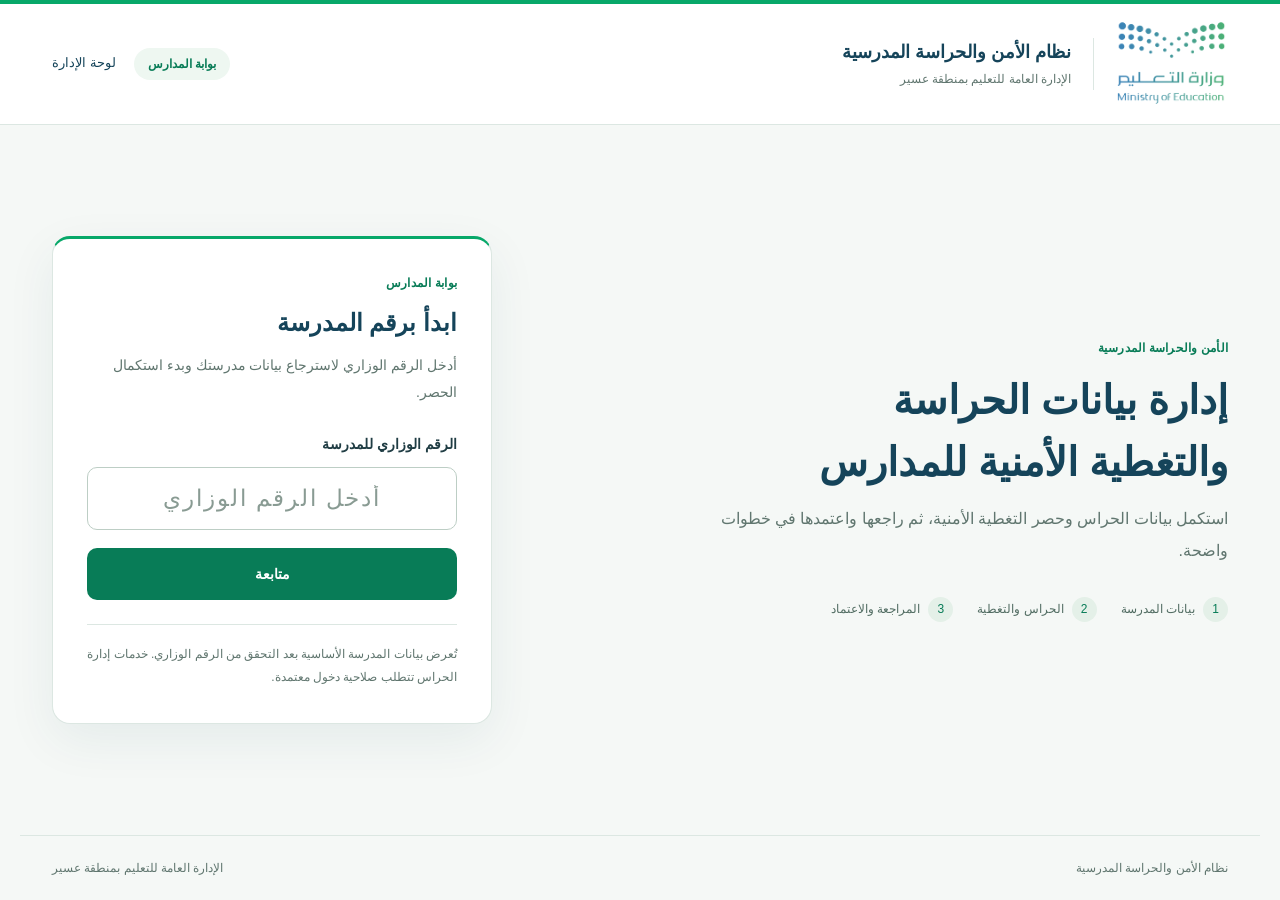
<file: index.html>
<!DOCTYPE html>
<html lang="ar" dir="rtl">
<head>
  <meta charset="UTF-8">
  <meta name="viewport" content="width=device-width, initial-scale=1.0">
  <title>نظام الأمن والحراسة المدرسية</title>

  <link rel="stylesheet" href="ui.css">
<script src="ui.js" defer></script>
</head>

<body class="index-page">
  <a class="skip-link" href="#mainContent">انتقل إلى المحتوى</a><header class="site-header"><div class="header-inner"><a class="brand" href="index.html"><span class="brand-mark"><img src="assets/moe-logo.png" alt="وزارة التعليم" width="250" height="250"></span><span class="brand-copy"><strong>نظام الأمن والحراسة المدرسية</strong><span>الإدارة العامة للتعليم بمنطقة عسير</span></span></a><nav class="header-tools" aria-label="التنقل الرئيسي"><span class="workspace-chip">بوابة المدارس</span><a class="nav-link" href="admin.html">لوحة الإدارة</a></nav></div></header>

  <main id="mainContent" class="login-layout">
    <aside class="login-intro"><span class="eyebrow">الأمن والحراسة المدرسية</span><h1>إدارة بيانات الحراسة<br>والتغطية الأمنية للمدارس</h1><p>استكمل بيانات الحراس وحصر التغطية الأمنية، ثم راجعها واعتمدها في خطوات واضحة.</p><ol class="mini-flow"><li>بيانات المدرسة</li><li>الحراس والتغطية</li><li>المراجعة والاعتماد</li></ol></aside>
    <section class="card login-card">
      <span class="eyebrow">بوابة المدارس</span><h2>ابدأ برقم المدرسة</h2>

      <p class="description">
        أدخل الرقم الوزاري لاسترجاع بيانات مدرستك وبدء استكمال الحصر.
      </p>

      <form id="schoolForm">
        <label for="schoolNumber">الرقم الوزاري للمدرسة</label>

        <input
          id="schoolNumber"
          type="text"
          inputmode="numeric"
          pattern="[0-9]+"
          placeholder="أدخل الرقم الوزاري"
          autocomplete="off"
          required
        >

        <button id="submitButton" type="submit">
          متابعة
        </button>
      </form>

      <div
        id="message"
        class="message"
        role="status"
        aria-live="polite"
        hidden
      ></div>

      <p class="note">
        تُعرض بيانات المدرسة الأساسية بعد التحقق من الرقم الوزاري.
        خدمات إدارة الحراس تتطلب صلاحية دخول معتمدة.
      </p>
    </section>
  </main><footer class="site-footer"><span>نظام الأمن والحراسة المدرسية</span><span>الإدارة العامة للتعليم بمنطقة عسير</span></footer>

  <script>
    const API_URL =
      'https://script.google.com/macros/s/AKfycbzL7ecfewM8Lqr1rSMabU3zS5KFXSXqFgH5WSXMWKvHdxJ4TmsavyvvSaJONV8RXBm0/exec';

    const form = document.getElementById('schoolForm');
    const input = document.getElementById('schoolNumber');
    const button = document.getElementById('submitButton');
    const message = document.getElementById('message');

    function showMessage(text, isError = false) {
      message.textContent = text;
      message.classList.toggle('error', isError);
      message.hidden = false;
    }

    form.addEventListener('submit', async function (event) {
      event.preventDefault();

      if (button.disabled) return;

      const schoolNumber = input.value.trim();

      if (!/^[0-9]+$/.test(schoolNumber)) {
        showMessage('يرجى إدخال رقم وزاري صحيح.', true);
        return;
      }

      button.disabled = true;
      input.readOnly = true;
      button.textContent = 'جارٍ التحقق...';
      showMessage('جارٍ التحقق من بيانات المدرسة، يرجى الانتظار...');

      try {
        const url = new URL(API_URL);
        url.searchParams.set('action', 'schoolLookup');
        url.searchParams.set('schoolNumber', schoolNumber);

        const response = await fetch(url.toString());

        if (!response.ok) {
          throw new Error('HTTP ' + response.status);
        }

        const data = await response.json();

        if (!data.success || !data.school) {
          showMessage(
            data.message || 'الرقم الوزاري غير مسجل في قاعدة البيانات.',
            true
          );
          return;
        }

        const destination = new URL(
          'school.html',
          window.location.href
        );

        destination.searchParams.set('schoolNumber', schoolNumber);

        window.location.href = destination.toString();

      } catch (error) {
        console.error('School lookup error:', error);

        showMessage(
          'تعذر الاتصال بقاعدة بيانات المدارس. يرجى المحاولة لاحقًا.',
          true
        );

      } finally {
        button.disabled = false;
        input.readOnly = false;
        button.textContent = 'متابعة';
      }
    });
  </script>
</body>
</html>
</file>
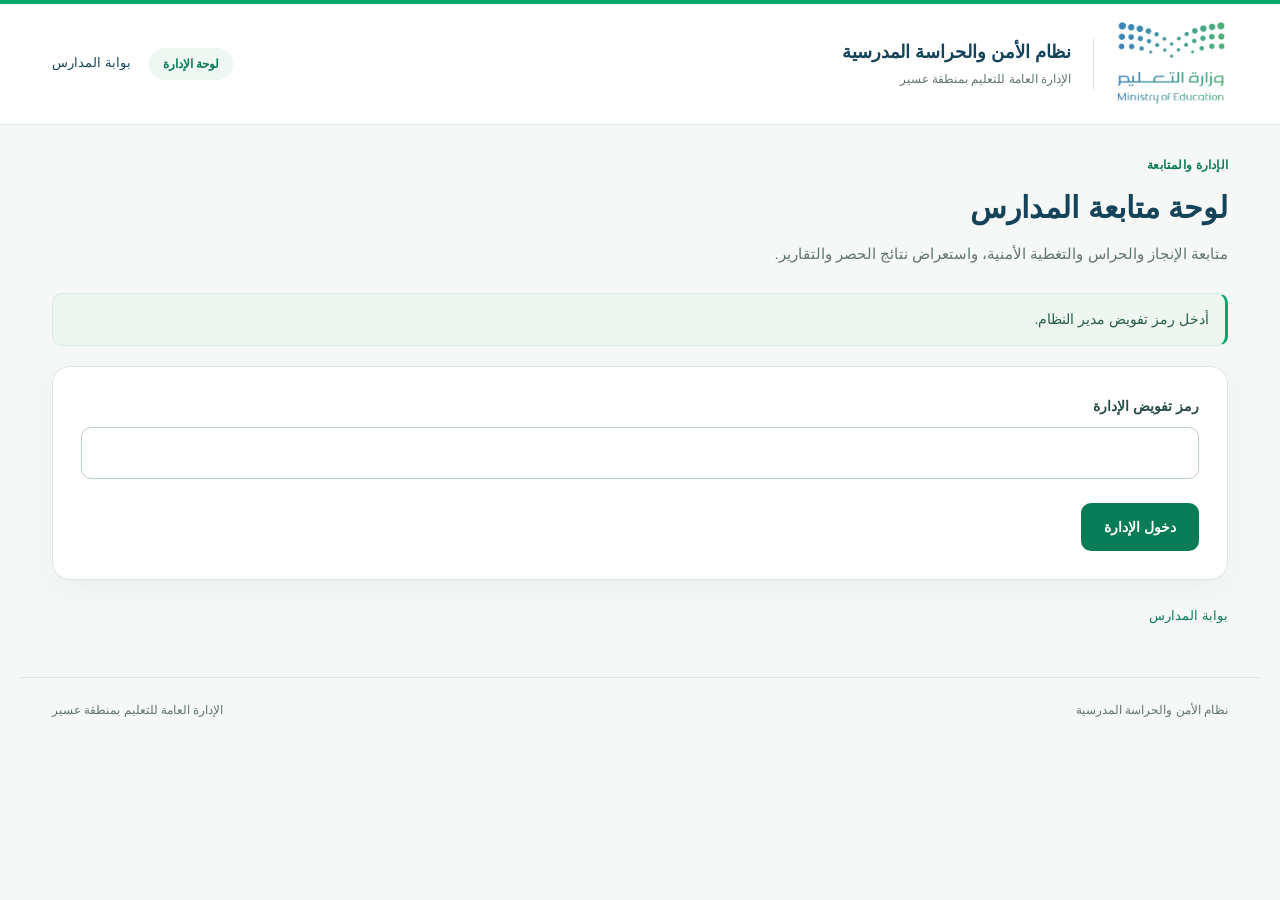
<file: admin.html>
<!DOCTYPE html><html lang="ar" dir="rtl"><head><meta charset="utf-8"><meta name="viewport" content="width=device-width,initial-scale=1"><title>لوحة الإدارة | الأمن والحراسة المدرسية</title><link rel="stylesheet" href="ui.css">
<script src="ui.js" defer></script></head><body class="admin-page"><a class="skip-link" href="#mainContent">انتقل إلى المحتوى</a><header class="site-header"><div class="header-inner"><a class="brand" href="index.html"><span class="brand-mark"><img src="assets/moe-logo.png" alt="وزارة التعليم" width="250" height="250"></span><span class="brand-copy"><strong>نظام الأمن والحراسة المدرسية</strong><span>الإدارة العامة للتعليم بمنطقة عسير</span></span></a><nav class="header-tools" aria-label="التنقل الرئيسي"><span class="workspace-chip">لوحة الإدارة</span><a class="nav-link" href="index.html">بوابة المدارس</a></nav></div></header><main id="mainContent"><div class="page-intro"><span class="eyebrow">الإدارة والمتابعة</span><h1>لوحة متابعة المدارس</h1><p class="notice">متابعة الإنجاز والحراس والتغطية الأمنية، واستعراض نتائج الحصر والتقارير.</p></div><div class="message" id="message" role="status">أدخل رمز تفويض مدير النظام.</div><section class="card" id="adminLogin"><form id="login"><div class="entry"><label for="token">رمز تفويض الإدارة</label><input type="password" id="token" minlength="32" maxlength="128" autocomplete="off" required></div><div class="actions"><button>دخول الإدارة</button></div></form></section><section id="dashboard" hidden><section class="card filters"><h2>التصفية</h2><div class="grid"><div class="entry"><label for="governorate">المحافظة</label><select id="governorate"></select></div><div class="entry"><label for="city">المدينة</label><select id="city"></select></div><div class="entry"><label for="school">المدرسة</label><input id="school" placeholder="الاسم أو الرقم الوزاري"></div><div class="entry"><label for="supervisor">المشرف</label><select id="supervisor"></select></div></div><div class="actions"><button id="refresh">تحديث</button><button id="csv">تصدير CSV</button><button id="print">طباعة التقرير</button><button id="logout" class="secondary">إنهاء الجلسة</button></div></section><section class="card"><h2>الإحصائيات ونسب الإنجاز</h2><div id="stats" class="grid"></div></section><section class="card"><h2>متابعة المشرفين</h2><div class="scroll"><table><thead><tr><th>المشرف</th><th>المدارس</th><th>المكتملة</th><th>الإنجاز</th></tr></thead><tbody id="supervisors"></tbody></table></div></section><section class="card"><h2>تقرير المدارس</h2><div class="scroll"><table><thead><tr><th>المدرسة</th><th>المحافظة</th><th>المدينة</th><th>الحالة</th><th>الوزارة</th><th>الشركة</th><th>البوابات الإجمالية</th><th>البوابات المستخدمة</th><th>نوع التغطية</th><th>مدى التغطية</th><th>الأفراد الحاليون</th><th>الأفراد اللازمون</th><th>وجود فائض</th><th>العجز</th><th>إعادة الفتح</th></tr></thead><tbody id="schools"></tbody></table></div></section></section><section class="card" id="censusReportCard" hidden><h2>نتائج حصر البوابات والتغطية الأمنية</h2><div class="scroll"><table><thead><tr id="censusReportHeaders"></tr></thead><tbody id="censusResults"></tbody></table></div></section><a class="back-link" href="index.html">بوابة المدارس</a></main><footer class="site-footer"><span>نظام الأمن والحراسة المدرسية</span><span>الإدارة العامة للتعليم بمنطقة عسير</span></footer><script src="census.js"></script><script src="admin.js"></script></body></html>
</file>
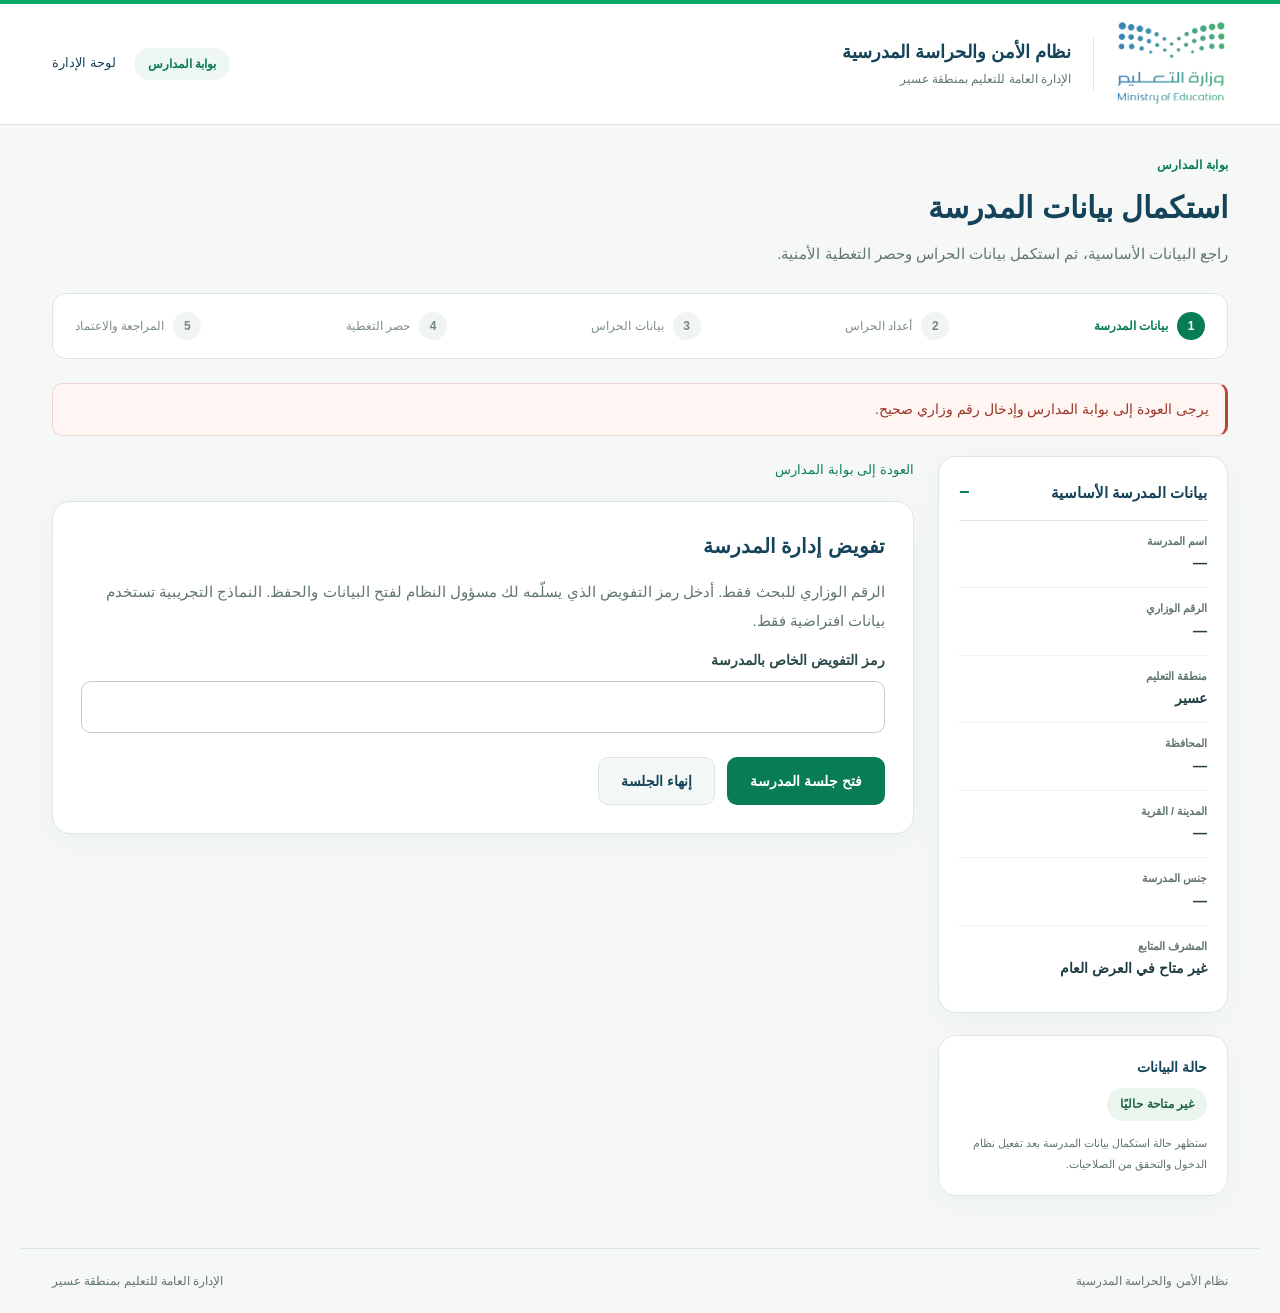
<file: school.html>
<!DOCTYPE html>
<html lang="ar" dir="rtl">
<head>
  <meta charset="UTF-8">
  <meta name="viewport" content="width=device-width, initial-scale=1.0">
  <title>بيانات المدرسة | نظام الأمن والحراسة المدرسية</title>
  <link rel="stylesheet" href="ui.css">
<script src="ui.js" defer></script>
</head>
<body class="school-page">
  <a class="skip-link" href="#mainContent">انتقل إلى المحتوى</a><header class="site-header"><div class="header-inner"><a class="brand" href="index.html"><span class="brand-mark"><img src="assets/moe-logo.png" alt="وزارة التعليم" width="250" height="250"></span><span class="brand-copy"><strong>نظام الأمن والحراسة المدرسية</strong><span>الإدارة العامة للتعليم بمنطقة عسير</span></span></a><nav class="header-tools" aria-label="التنقل الرئيسي"><span class="workspace-chip">بوابة المدارس</span><a class="nav-link" href="admin.html">لوحة الإدارة</a></nav></div></header>
  <main id="mainContent"><div class="page-intro"><span class="eyebrow">بوابة المدارس</span><h1>استكمال بيانات المدرسة</h1><p class="notice">راجع البيانات الأساسية، ثم استكمل بيانات الحراس وحصر التغطية الأمنية.</p></div><ol class="journey" aria-label="مراحل استكمال البيانات"><li class="flow-step" data-phase="school"><span class="step-number">1</span><span>بيانات المدرسة</span></li><li class="flow-step" data-phase="countStep"><span class="step-number">2</span><span>أعداد الحراس</span></li><li class="flow-step" data-phase="guardStep"><span class="step-number">3</span><span>بيانات الحراس</span></li><li class="flow-step" data-phase="censusStep"><span class="step-number">4</span><span>حصر التغطية</span></li><li class="flow-step" data-phase="reviewStep"><span class="step-number">5</span><span>المراجعة والاعتماد</span></li></ol>
    <div id="message" class="message" role="status" aria-live="polite">جارٍ التحقق من بيانات المدرسة...</div>
    <div class="school-layout"><aside class="school-context"><details class="card school-info" id="schoolDetails" open><summary id="schoolSummary">بيانات المدرسة الأساسية</summary>
      <div class="grid">
        <div class="field"><strong>اسم المدرسة</strong><span id="schoolName">—</span></div>
        <div class="field"><strong>الرقم الوزاري</strong><span id="schoolNumbers">—</span></div>
        <div class="field"><strong>منطقة التعليم</strong><span id="educationRegion">عسير</span></div>
        <div class="field"><strong>المحافظة</strong><span id="governorate">—</span></div>
        <div class="field"><strong>المدينة / القرية</strong><span id="city">—</span></div>
        <div class="field"><strong>جنس المدرسة</strong><span id="schoolGender">—</span></div>
        <div class="field"><strong>المشرف المتابع</strong><span>غير متاح في العرض العام</span></div>
      </div>
    </details>
    <section class="card school-status">
      <h2>حالة البيانات</h2>
      <span class="status">غير متاحة حاليًا</span>
      <p class="notice">ستظهر حالة استكمال بيانات المدرسة بعد تفعيل نظام الدخول والتحقق من الصلاحيات.</p>
    </section>
    </aside><div class="school-workspace"><section class="card" id="guardsSection" hidden>
      <h2>بيانات الحراس</h2>
      <p class="notice">نسخة تجريبية للبحث في سجلات افتراضية وإعداد بيانات الحراس ومراجعتها داخل هذه الصفحة فقط. لا يتم حفظ البيانات أو إرسالها إلى قاعدة البيانات.</p>
      <div id="countStep">
        <h3>أولًا: تحديد أعداد الحراس</h3>
        <form id="countForm">
          <p class="notice">حدد عدد الحراس الفعلي لكل جهة. ستفتح لك استمارة مستقلة لكل حارس بالتتابع، بدءًا بحراس الوزارة. أدخل صفرًا إذا لم يوجد حراس للجهة.</p>
          <div class="grid">
            <div class="count-card entry"><h4>حراس الوزارة</h4><p>الحراس الرسميون التابعون للوزارة</p><label for="ministryCount">عدد حراس الوزارة</label><div class="count-control"><button type="button" class="secondary" data-count="ministryCount" data-delta="-1" aria-label="تقليل عدد حراس الوزارة">−</button><input id="ministryCount" type="number" min="0" max="100" step="1" value="0" required><button type="button" class="secondary" data-count="ministryCount" data-delta="1" aria-label="زيادة عدد حراس الوزارة">+</button></div></div>
            <div class="count-card entry"><h4>حراس الشركة</h4><p>الحراس التابعون للشركة المشغّلة</p><label for="companyCount">عدد حراس الشركة</label><div class="count-control"><button type="button" class="secondary" data-count="companyCount" data-delta="-1" aria-label="تقليل عدد حراس الشركة">−</button><input id="companyCount" type="number" min="0" max="100" step="1" value="0" required><button type="button" class="secondary" data-count="companyCount" data-delta="1" aria-label="زيادة عدد حراس الشركة">+</button></div></div>
          </div>
          <div class="count-summary"><p id="totalCount" aria-live="polite">إجمالي الحراس: 0</p><span id="countNextHint">عند عدم وجود حراس ستنتقل مباشرة إلى نموذج الحصر.</span></div>
          <div class="actions"><button id="countNextBtn" type="submit">التالي: نموذج الحصر</button></div>
        </form>
      </div>
      <div id="guardStep" hidden>
        <p id="guardProgress" class="step-label"></p>
        <form id="guardForm" novalidate>
          <div class="identity-lookup"><div class="entry"><label for="nationalId">السجل المدني / رقم الإقامة</label><input id="nationalId" inputmode="numeric" maxlength="10" pattern="[12][0-9]{9}" autocomplete="off" placeholder="أدخل 10 أرقام" required></div><button type="button" id="lookupBtn">جلب البيانات</button></div>
          <fieldset id="guardDetails" hidden disabled><div class="grid">
            <div class="entry"><label for="guardName">اسم الحارس</label><input id="guardName" maxlength="150" autocomplete="off" required></div>
            <div class="entry"><label for="phone">رقم الجوال</label><input id="phone" type="tel" inputmode="numeric" maxlength="12" autocomplete="off" required></div>
            <div class="entry"><label for="gender">الجنس</label><select id="gender" required><option value="">اختر الجنس</option><option value="ذكر">ذكر</option><option value="أنثى">أنثى</option></select></div>
            <div class="entry" id="jobTitleWrap"><label for="jobTitle">المسمى الوظيفي</label><input id="jobTitle" maxlength="100"></div>
            <div class="entry" id="rankWrap"><label for="rank">المرتبة</label><input id="rank" maxlength="50"></div>
            <div class="entry"><label for="active">هل الحارس مباشر للعمل؟</label><select id="active" required><option value="">اختر حالة المباشرة</option><option value="نعم">نعم</option><option value="لا">لا</option></select></div>
          </div>
          </fieldset>
          <p id="lookupStatus" class="message" role="status" aria-live="polite">أدخل السجل المدني ثم اضغط جلب البيانات.</p>
          <p id="changeStatus" class="hint" aria-live="polite"></p>
          <p class="hint">للتجربة: حارس وزارة برقم 1000000001، وحارس شركة برقم 2000000002. جميع البيانات افتراضية.</p>
          <p class="hint">لا تستخدم بيانات شخصية حقيقية أثناء تجربة الواجهة؛ البيانات لا تُحفظ، لكنها تظل ظاهرة داخل الصفحة حتى مغادرتها.</p>
          <div class="actions"><button type="button" class="secondary" id="previousBtn">السابق</button><button type="submit" id="nextBtn" disabled>حفظ ومتابعة</button></div>
        </form>
      </div>
      <div id="reviewStep" hidden>
        <h3>مراجعة بيانات الحراس</h3>
        <p id="reviewSummary" class="notice"></p>
        <div id="reviewList"></div>
        <div class="actions"><button type="button" class="secondary" id="reviewBackBtn">السابق: تعديل آخر حارس</button><button type="button" class="secondary" id="resetBtn">البدء من جديد</button><button type="button" id="saveDraftBtn" disabled>حفظ المسودة</button><button type="button" id="approveBtn" disabled>اعتماد نهائي</button></div>
      </div>
    </section>
    <a href="index.html" class="back-link">العودة إلى بوابة المدارس</a>
    <section class="card" id="authorization"><h2>تفويض إدارة المدرسة</h2><p class="notice">الرقم الوزاري للبحث فقط. أدخل رمز التفويض الذي يسلّمه لك مسؤول النظام لفتح البيانات والحفظ. النماذج التجريبية تستخدم بيانات افتراضية فقط.</p><form id="authorizationForm"><div class="entry"><label for="accessCode">رمز التفويض الخاص بالمدرسة</label><input id="accessCode" type="password" autocomplete="off" minlength="32" maxlength="128" required></div><div class="actions"><button>فتح جلسة المدرسة</button><button id="logoutBtn" type="button" class="secondary">إنهاء الجلسة</button></div></form></section>
    </div></div>
  </main><footer class="site-footer"><span>نظام الأمن والحراسة المدرسية</span><span>الإدارة العامة للتعليم بمنطقة عسير</span></footer>
  <script src="census.js"></script>
  <script>
    const API_URL = 'https://script.google.com/macros/s/AKfycbzL7ecfewM8Lqr1rSMabU3zS5KFXSXqFgH5WSXMWKvHdxJ4TmsavyvvSaJONV8RXBm0/exec';
    const messageElement = document.getElementById('message');
    const $ = id => document.getElementById(id);
    let publicSchool = null;
    let steps = [];
    let currentIndex = 0;
    function showMessage(text, isError = false) { messageElement.textContent = text; messageElement.classList.toggle('error', isError); }
    function setField(id, value) { $(id).textContent = value == null || value === '' ? '—' : String(value); }
    function showStep(id) { ['countStep','guardStep','censusStep','reviewStep'].forEach(name => $(name).hidden = name !== id); }
    function getCounts() { return [Number($('ministryCount').value), Number($('companyCount').value)]; }
    function validCounts() { const counts = getCounts(); return ['ministryCount','companyCount'].every(id=>String($(id).value).trim()!=='') && counts.every(n => Number.isInteger(n) && n >= 0 && n <= 100); }
    function updateTotal() { const [a,b] = getCounts(),valid=validCounts(); $('totalCount').textContent = valid ? `إجمالي الحراس: ${a+b}` : 'يرجى إدخال أعداد صحيحة بين 0 و100.'; $('countNextBtn').disabled=!valid; $('countNextBtn').textContent=valid&&a+b===0?'التالي: نموذج الحصر':'التالي: إدخال بيانات الحراس'; $('countNextHint').textContent=valid&&a+b>0?`ستستكمل بيانات ${a+b} من الحراس، كل حارس في خطوة مستقلة.`:'عند عدم وجود حراس ستنتقل مباشرة إلى نموذج الحصر.'; }
    $('ministryCount').addEventListener('input', updateTotal);
    $('companyCount').addEventListener('input', updateTotal);
    document.querySelectorAll('[data-count]').forEach(button=>button.addEventListener('click',()=>{const input=$(button.dataset.count);input.value=String(Math.min(100,Math.max(0,(Number(input.value)||0)+Number(button.dataset.delta))));updateTotal();}));
    $('countForm').addEventListener('submit', event => {
      event.preventDefault();
      if (!validCounts()) { showMessage('يرجى إدخال أعداد صحيحة للحراس.', true); return; }
      const [ministry,company] = getCounts();
      const previousSteps = steps;
      steps = ['ministry','company'].flatMap(employer => Array.from(
        {length: employer === 'ministry' ? ministry : company},
        (_, index) => previousSteps.filter(s => s.employer === employer)[index] || {employer, data:{}}
      ));
      currentIndex = 0;
      if (steps.length === 0) { renderCensus(); return; }
      renderGuard();
    });
    // بيانات افتراضية محلية فقط؛ لا يجري استدعاء خدمة البحث عن الحراس.
    const demoGuards = {
      ministry: {'1000000001': {guardName:'حارس تجريبي - وزارة',phone:'0500000000',gender:'ذكر',jobTitle:'حارس أمن',rank:'الخامسة'}},
      company: {'2000000002': {guardName:'حارس تجريبي - شركة',phone:'0500000000',gender:'ذكر'}}
    };
    const editableFields = ['guardName','phone','gender','jobTitle','rank'];
    const fieldLabels = {guardName:'الاسم',phone:'الجوال',gender:'الجنس',jobTitle:'المسمى الوظيفي',rank:'المرتبة'};
    function compareChanges(step, data) {
      if (!step.reference) return [];
      return editableFields.filter(id => (step.employer === 'ministry' || !['gender','jobTitle','rank'].includes(id)) &&
        String(data[id] || '').trim() !== String(step.reference[id] || '').trim());
    }
    function updateChangeStatus() {
      const step = steps[currentIndex];
      const changes = compareChanges(step, readGuard());
      $('changeStatus').textContent = !step.reference ? 'المصدر: إدخال يدوي.' :
        changes.length ? 'تم تعديل بيانات الحارس عن البيانات المرجعية: ' + changes.map(id => fieldLabels[id]).join('، ') : 'البيانات مطابقة للسجل المرجعي.';
    }
    function setGuardDetails(ready) { $('guardDetails').hidden=!ready; $('guardDetails').disabled=!ready; $('nextBtn').disabled=!ready; $('changeStatus').hidden=!ready; }
    function guardLookupReady() { const step=steps[currentIndex];return !!step && step.lookupId===$('nationalId').value.trim(); }
    function lookupDemoGuard() {
      const step = steps[currentIndex];
      const id = $('nationalId').value.trim();
      if (!/^[12]\d{9}$/.test(id)) { $('lookupStatus').textContent = 'أدخل رقم هوية تجريبيًا مكونًا من 10 أرقام.'; return; }
      step.reference = null;
      const found = demoGuards[step.employer][id];
      if (found) {
        step.reference = {...found};
        for (const field of editableFields) $(field).value = found[field] || '';
        $('lookupStatus').textContent = 'تم العثور على الحارس في السجل التجريبي وتعبئة بياناته. يمكنك تعديلها.';
      } else {
        for (const field of editableFields) $(field).value = '';
        $('lookupStatus').textContent = 'الحارس غير موجود في السجل التجريبي. يمكنك إدخال بياناته يدويًا.';
      }
      step.lookupId=id; $('active').value=found?'نعم':''; setGuardDetails(true); updateChangeStatus();
    }
    $('lookupBtn').addEventListener('click', lookupDemoGuard);
    $('nationalId').addEventListener('keydown',event=>{if(event.key==='Enter'){event.preventDefault();$('lookupBtn').click();}});
    $('nationalId').addEventListener('input', () => {
      if(!steps[currentIndex])return;
      steps[currentIndex].reference = null; steps[currentIndex].lookupId=null; setGuardDetails(false);
      for (const field of editableFields) $(field).value = '';
      $('active').value=''; steps[currentIndex].data=readGuard();
      $('lookupStatus').textContent = 'اضغط جلب البيانات للسجل المدني المدخل.';
      updateChangeStatus();
    });
    for (const field of editableFields) $(field).addEventListener('input', updateChangeStatus);
    const fields = ['nationalId','guardName','phone','gender','jobTitle','rank','active'];
    function renderGuard() {
      const step = steps[currentIndex];
      const ministry = step.employer === 'ministry';
      const typeCount = steps.slice(0,currentIndex+1).filter(s => s.employer === step.employer).length;
      const totalType = steps.filter(s => s.employer === step.employer).length;
      $('guardProgress').textContent = `${ministry ? 'حارس وزارة' : 'حارس شركة'} (${typeCount} من ${totalType}) — الحارس ${currentIndex+1} من ${steps.length}`;
      $('jobTitleWrap').hidden = !ministry;
      $('rankWrap').hidden = !ministry;
      $('jobTitle').required = ministry;
      $('rank').required = ministry;
      for (const id of fields) $(id).value = step.data[id] ?? (id === 'active' ? 'نعم' : '');
      $('previousBtn').textContent = currentIndex === 0 ? 'العودة لتحديد الأعداد' : 'السابق';
      $('nextBtn').textContent = currentIndex === steps.length - 1 ? 'حفظ والانتقال إلى نموذج الحصر' : 'حفظ ومتابعة الحارس التالي';
      $('lookupStatus').textContent = step.reference ? 'تم استرجاع بيانات الحارس من السجل التجريبي.' : 'أدخل رقم هوية تجريبيًا ثم اضغط بحث.';
      if(step.data.nationalId && step.data.guardName && !step.lookupId)step.lookupId=step.data.nationalId;
      setGuardDetails(guardLookupReady()); if(guardLookupReady())$('lookupStatus').textContent='بيانات الحارس محملة. راجعها وأكمل المطلوب ثم احفظ.'; updateChangeStatus();
      showStep('guardStep');
    }
    function readGuard() {
      const data = {};
      for (const id of fields) data[id] = $(id).value.trim();
      if (steps[currentIndex].employer === 'company') { data.jobTitle = ''; data.rank = ''; }
      return data;
    }
    function validateGuard(data) {
      if (!/^[12]\d{9}$/.test(data.nationalId)) return 'رقم الهوية أو الإقامة يجب أن يتكون من 10 أرقام ويبدأ بـ 1 أو 2.';
      if (!data.guardName) return 'اسم الحارس مطلوب.';
      if (!/^(?:05\d{8}|9665\d{8})$/.test(data.phone)) return 'رقم الجوال غير صالح.';
      if (!['ذكر','أنثى'].includes(data.gender)) return 'يرجى تحديد جنس الحارس.';
      if (steps[currentIndex].employer === 'ministry' && (!data.jobTitle || !data.rank)) return 'المسمى الوظيفي والمرتبة مطلوبان لحارس الوزارة.';
      if (!['نعم','لا'].includes(data.active)) return 'يرجى تحديد حالة المباشرة.';
      if (steps.some((s,i) => i !== currentIndex && s.data.nationalId === data.nationalId)) return 'رقم الهوية مكرر بين الحراس المدخلين.';
      return '';
    }
    $('guardForm').addEventListener('submit', async event => {
      event.preventDefault();
      if(!guardLookupReady()){showMessage('اضغط جلب البيانات أولًا، ثم استكمل بيانات الحارس.',true);return;}
      if(typeof workflowBusy!=='undefined' && workflowBusy)return;
      const data = readGuard();
      const error = validateGuard(data);
      if (error) { showMessage(error, true); return; }
      steps[currentIndex].data = data;
      steps[currentIndex].changes = compareChanges(steps[currentIndex], data);
      try { if(typeof saveGuardProgress==='function')await saveGuardProgress(); else showMessage('تم تجهيز بيانات الحارس مؤقتًا داخل الصفحة.'); }catch(error){showMessage(error.message,true);return;}
      if (currentIndex + 1 < steps.length) { currentIndex++; renderGuard(); }
      else renderCensus();
    });
    $('previousBtn').addEventListener('click', () => {
      steps[currentIndex].data = readGuard();
      if (currentIndex === 0) showStep('countStep');
      else { currentIndex--; renderGuard(); }
    });
    function appendReviewText(parent, label, value) {
      const p = document.createElement('p');
      const strong = document.createElement('strong'); strong.textContent = label + ': ';
      p.append(strong, document.createTextNode(value || '—'));
      parent.appendChild(p);
    }
    function missingGuardFields(step) {
      const d = step.data || {};
      const missing = [];
      if (!/^[12]\d{9}$/.test(d.nationalId || '')) missing.push('رقم الهوية أو الإقامة');
      if (!String(d.guardName || '').trim()) missing.push('اسم الحارس');
      if (!/^(?:05\d{8}|9665\d{8})$/.test(d.phone || '')) missing.push('رقم الجوال');
      if (!['ذكر','أنثى'].includes(d.gender)) missing.push('الجنس');
      if (step.employer === 'ministry') {
        if (!String(d.jobTitle || '').trim()) missing.push('المسمى الوظيفي');
        if (!String(d.rank || '').trim()) missing.push('المرتبة');
      }
      if (!['نعم','لا'].includes(d.active)) missing.push('حالة المباشرة');
      if (d.nationalId && steps.filter(s => s.data.nationalId === d.nationalId).length > 1)
        missing.push('رقم الهوية مكرر');
      return missing;
    }
    function renderReview() {
      const list = $('reviewList'); list.replaceChildren();
      const ministry = steps.filter(s => s.employer === 'ministry').length;
      const company = steps.length - ministry;
      $('reviewSummary').textContent = `حراس الوزارة: ${ministry} | حراس الشركة: ${company} | الإجمالي: ${steps.length}`;
      const completed = steps.filter(step => missingGuardFields(step).length === 0).length;
      $('reviewSummary').textContent += ` | المكتمل: ${completed} | يحتاج استكمال: ${steps.length - completed}`;
      steps.forEach((step,index) => {
        const item = document.createElement('div'); item.className = 'review-item';
        const heading = document.createElement('h3'); heading.textContent = `${step.employer === 'ministry' ? 'حارس وزارة' : 'حارس شركة'} — ${index+1}`;
        item.appendChild(heading);
        const missing = missingGuardFields(step);
        const indicator = document.createElement('div');
        indicator.className = 'completion ' + (missing.length ? 'incomplete' : 'complete');
        indicator.textContent = missing.length ? 'يحتاج إلى استكمال' : 'البيانات مكتملة';
        item.appendChild(indicator);
        if (missing.length) appendReviewText(item, 'الحقول المطلوب استكمالها', missing.join('، '));
        appendReviewText(item,'الاسم',step.data.guardName);
        appendReviewText(item,'الهوية',step.data.nationalId ? '******' + step.data.nationalId.slice(-4) : 'لم تُدخل');
        appendReviewText(item,'الجوال',step.data.phone ? '******' + step.data.phone.slice(-4) : 'لم يُدخل');
        appendReviewText(item,'الجنس',step.data.gender);
        if (step.employer === 'ministry') { appendReviewText(item,'المسمى الوظيفي',step.data.jobTitle); appendReviewText(item,'المرتبة',step.data.rank); }
        appendReviewText(item,'مباشر للعمل',step.data.active);
        appendReviewText(item,'مصدر البيانات',step.reference ? 'سجل مرجعي' : 'إدخال يدوي');
        const changes = compareChanges(step,step.data);
        if (changes.length) appendReviewText(item,'ملاحظة','تم تعديل بيانات الحارس عن البيانات المرجعية: ' + changes.map(id => fieldLabels[id]).join('، '));
        const edit = document.createElement('button'); edit.type = 'button'; edit.className = 'secondary'; edit.textContent = 'تعديل بيانات الحارس';
        edit.addEventListener('click', () => { currentIndex = index; renderGuard(); });
        item.appendChild(edit); list.appendChild(item);
      });
      showStep('reviewStep');
    }
    $('reviewBackBtn').addEventListener('click', () => { if (steps.length) { currentIndex = steps.length-1; renderGuard(); } else showStep('countStep'); });
    $('resetBtn').addEventListener('click', () => { steps = []; currentIndex = 0; $('ministryCount').value = '0'; $('companyCount').value = '0'; updateTotal(); showStep('countStep'); });
    async function loadSchool() {
      const params = new URLSearchParams(window.location.search);
      const schoolNumber = (params.get('schoolNumber') || '').trim();
      if (!/^[0-9]+$/.test(schoolNumber)) { showMessage('يرجى العودة إلى بوابة المدارس وإدخال رقم وزاري صحيح.', true); return; }
      showMessage('جارٍ البحث عن بيانات المدرسة...');
      try {
        const url = new URL(API_URL);
        url.searchParams.set('action','schoolLookup'); url.searchParams.set('schoolNumber',schoolNumber);
        const response = await fetch(url.toString());
        if (!response.ok) throw new Error('تعذر الاتصال بالخدمة.');
        const data = await response.json();
        if (!data.success || !data.school) { showMessage(data.message || 'لم يتم العثور على مدرسة بهذا الرقم الوزاري.', true); return; }
        const school = data.school; publicSchool = school;
        setField('schoolName',school.schoolName); setField('schoolNumbers',school.schoolNumbers);
        setField('educationRegion','عسير'); setField('governorate',school.governorate); setField('city',school.governorate); setField('schoolGender',school.schoolGender);
        $('guardsSection').hidden = false;
        showMessage('تم العثور على المدرسة واسترجاع بياناتها بنجاح. يمكنك تجربة إعداد بيانات الحراس دون حفظها.');
      } catch (error) {
        console.error('School lookup error:',error);
        showMessage('تعذر استرجاع بيانات المدرسة حاليًا. يرجى المحاولة لاحقًا.', true);
      }
    }
    loadSchool();
  </script>
  <script src="workflow-ui.js"></script>
</body>
</html>
</file>
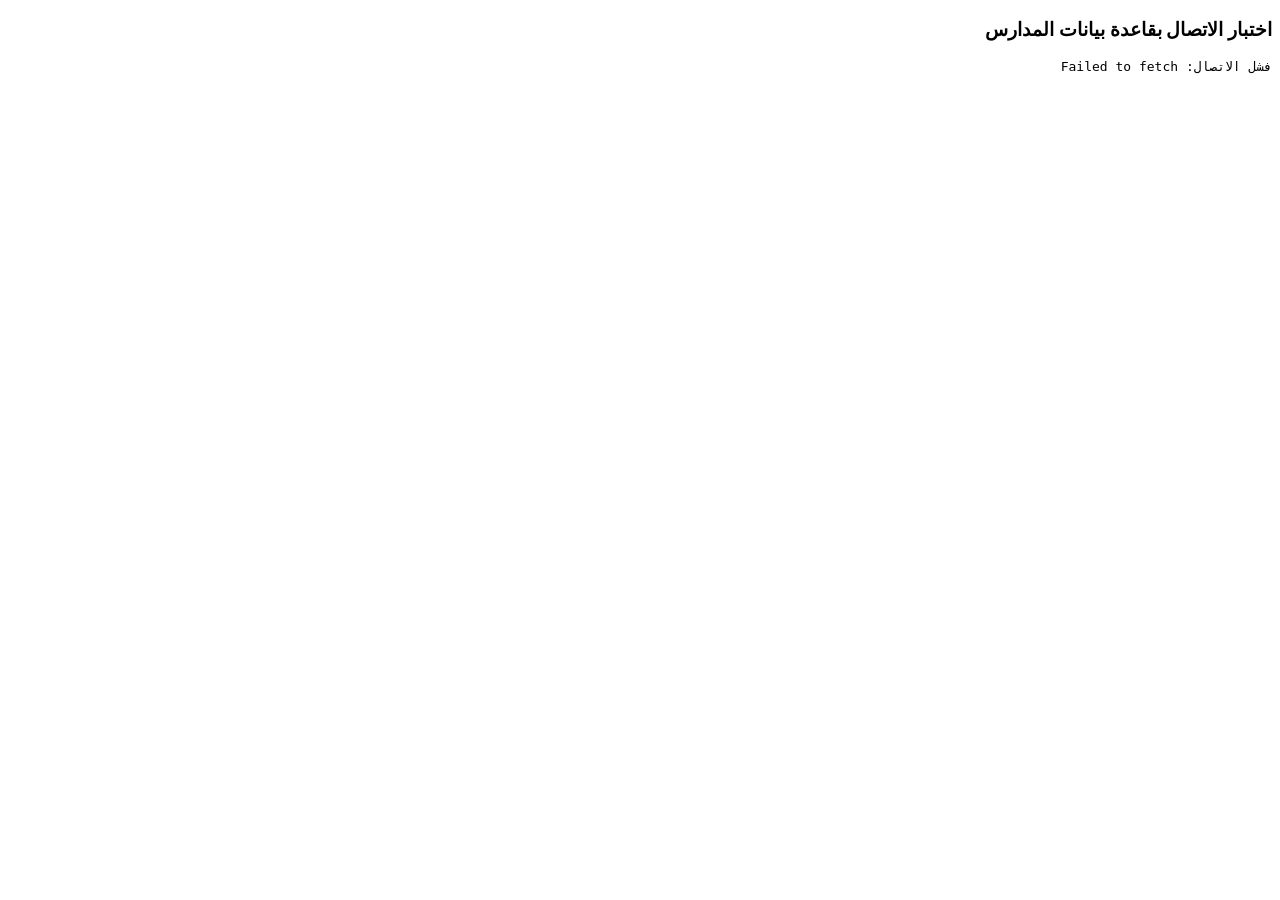
<file: test-connection.html>
<!DOCTYPE html>
<html lang="ar" dir="rtl">
<head>
  <meta charset="UTF-8">
  <title>اختبار اتصال المدارس</title>
</head>
<body>
  <h3>اختبار الاتصال بقاعدة بيانات المدارس</h3>
  <pre id="result">جارٍ اختبار الاتصال...</pre>

  <script>
    const url = 'https://script.google.com/macros/s/AKfycbzL7ecfewM8Lqr1rSMabU3zS5KFXSXqFgH5WSXMWKvHdxJ4TmsavyvvSaJONV8RXBm0/exec?action=schoolLookup&schoolNumber=63463';

    fetch(url)
      .then(response => response.json())
      .then(data => {
        document.getElementById('result').textContent =
          JSON.stringify(data, null, 2);
      })
      .catch(error => {
        document.getElementById('result').textContent =
          'فشل الاتصال: ' + error.message;
      });
  </script>
</body>
</html>
</file>
<file: ui.css>
﻿/* Ministry identity palette, shared across the school and administration portals. */
:root{--navy:#15445a;--green:#07a869;--green-dark:#087c57;--blue:#3d7eb9;--teal:#0da9a6;--gold:#c1b489;--ink:#203d44;--muted:#60766f;--line:#dce7e2;--surface:#fff;--canvas:#f5f8f6;--radius:18px;--shadow:0 8px 30px rgb(21 68 90 / .045)}
*{box-sizing:border-box}html{scroll-behavior:smooth;scroll-padding-top:24px}body{margin:0;background:var(--canvas);color:var(--ink);font-family:'Helvetica Neue W23 for SKY','Segoe UI',Tahoma,Arial,sans-serif;font-size:15px;line-height:1.7}button,input,select{font:inherit}button,a,input,select,summary{-webkit-tap-highlight-color:transparent}a{color:var(--green-dark);text-decoration:none}a:hover{text-decoration:underline}button{cursor:pointer}button:disabled{cursor:not-allowed;opacity:.52}[hidden]{display:none!important}:focus-visible{outline:3px solid var(--blue);outline-offset:3px}
h1,h2,h3,h4,p{overflow-wrap:anywhere}h1{font-size:30px;line-height:1.5;margin:0 0 10px;color:var(--navy);font-weight:750}h2{font-size:20px;line-height:1.6;margin:0 0 16px;color:var(--navy)}h3{font-size:20px;line-height:1.6;margin:0 0 12px;color:var(--navy)}h4{font-size:18px;margin:0 0 8px}p{margin:0 0 14px}.notice,.description,.note,.hint{color:var(--muted);line-height:1.9}.hint,.note{font-size:13px}.eyebrow{display:block;color:var(--green-dark);font-size:12px;letter-spacing:.2px;font-weight:700;margin-bottom:10px}.skip-link{position:absolute;right:16px;top:-60px;z-index:10;background:#fff;padding:10px 20px;border:1px solid var(--line);border-radius:8px}.skip-link:focus{top:12px}
.site-header{background:#fff;border-top:4px solid var(--green);border-bottom:1px solid var(--line)}.header-inner{max-width:1240px;margin:auto;padding:17px 32px;display:flex;align-items:center;justify-content:space-between;gap:24px}.brand{display:flex;align-items:center;gap:22px;min-width:0;text-decoration:none!important}.brand-mark{position:relative;display:block;width:112px;height:86px;flex:0 0 112px;overflow:hidden}.brand-mark img{position:absolute;width:250px;height:250px;max-width:none;left:-70px;top:-83px}.brand-copy{border-inline-start:1px solid var(--line);padding-inline-start:22px;display:flex;flex-direction:column;gap:2px}.brand-copy strong{color:var(--navy);font-size:18px;line-height:1.6}.brand-copy span{color:var(--muted);font-size:12px}.header-tools{display:flex;align-items:center;gap:18px;flex-shrink:0}.workspace-chip{border-radius:30px;padding:6px 14px;background:#eef7f1;color:var(--green-dark);font-size:12px;font-weight:700}.nav-link{font-size:13px;color:var(--navy);padding:8px 0;border-bottom:1px solid transparent}.nav-link:hover{border-color:var(--green);text-decoration:none}.site-footer{max-width:1240px;margin:30px auto 0;padding:22px 32px;border-top:1px solid var(--line);color:var(--muted);font-size:12px;display:flex;justify-content:space-between;gap:12px;flex-wrap:wrap}.environment-banner{padding:8px 18px;text-align:center;color:#756333;background:#f8f3e7;border-bottom:1px solid #eee4ca;font-size:12px}.environment-banner a{color:#63512b;text-decoration:underline}
main{max-width:1240px;margin:30px auto;padding:0 32px;min-width:0}.page-intro{margin-bottom:24px}.page-intro p{max-width:760px;margin:0}.card{background:#fff;border:1px solid var(--line);border-radius:var(--radius);padding:28px;margin-bottom:22px;box-shadow:var(--shadow);min-width:0}.grid{display:grid;grid-template-columns:repeat(2,minmax(0,1fr));gap:22px 20px}.field{background:#f7faf8;border:1px solid #e5ede8;border-radius:12px;padding:16px;min-width:0}.field strong{display:block;font-size:12px;font-weight:600;color:var(--muted);margin-bottom:6px}.field span{display:block;font-size:16px;font-weight:650;overflow-wrap:anywhere}.entry{display:flex;flex-direction:column;gap:8px;min-width:0}.entry label{font-size:14px;font-weight:650;color:#294c4a;line-height:1.7}.grid>.entry:not(.count-card){display:grid;grid-template-rows:minmax(44px,auto) 52px;align-content:start;gap:8px}.entry input,.entry select,#schoolNumber{width:100%;min-width:0;min-height:52px;border:1px solid #bdcec5;background:#fff;border-radius:10px;padding:11px 14px;color:var(--ink);font-size:16px;transition:border-color .15s,box-shadow .15s}.entry input:focus,.entry select:focus,#schoolNumber:focus{outline:none;border-color:var(--green-dark);box-shadow:0 0 0 3px rgb(7 168 105 / .12)}input::placeholder{color:#899b93;font-weight:400}input[readonly]{background:#f0f5f2!important;border-color:#dde7e1!important;color:#49655a!important;box-shadow:none!important}#censusFields .entry label:has(+input[readonly])::after{content:'تلقائي';display:inline-block;margin-inline-start:8px;font-size:10px;font-weight:500;padding:1px 7px;border-radius:20px;background:#e6efe9;color:#426958;vertical-align:middle}input[type=number],input[type=tel],#nationalId{direction:ltr;font-variant-numeric:tabular-nums}input[type=checkbox]{width:19px;height:19px;accent-color:var(--green-dark);vertical-align:middle;margin:0 6px 0 8px}#reviewStep>label{display:block;border:1px solid var(--line);border-radius:12px;padding:18px;margin-top:20px;line-height:1.9;background:#f8faf9}
button{border:1px solid transparent;border-radius:10px;min-height:48px;background:var(--green-dark);color:#fff;padding:11px 22px;font-size:14px;font-weight:650;line-height:1.6;transition:background .15s,box-shadow .15s}button:hover:not(:disabled){background:#066647;box-shadow:0 3px 10px rgb(8 124 87 / .12)}button.secondary{background:#f3f7f5;border-color:var(--line);color:var(--navy)}button.secondary:hover:not(:disabled){background:#e8f0eb;box-shadow:none}.actions{display:flex;align-items:center;gap:12px;flex-wrap:wrap;margin-top:24px}.message{background:#edf6f1;border:1px solid #d9eade;border-inline-start:3px solid var(--green);border-radius:10px;padding:13px 16px;margin:0 0 20px;color:#285e49;font-size:14px;line-height:1.8}.message.error{background:#fff5f3;border-color:#f0d6d0;border-inline-start-color:#b94736;color:#9a3728}.status,.completion{display:inline-block;border-radius:30px;background:#eaf5ee;color:#226444;font-size:12px;font-weight:700;padding:6px 13px}.completion.complete{background:#eaf5ee;color:#226444}.completion.incomplete{background:#fff4df;color:#896120}.completion{margin-bottom:8px}.review-item{border:1px solid var(--line);border-radius:14px;padding:22px;margin-bottom:16px;position:relative;background:#fff}.review-item h3{font-size:17px;margin-bottom:14px}.review-item p{font-size:14px;margin:8px 0;overflow-wrap:anywhere}.review-item strong{color:#536e64;font-weight:600}.step-label{font-size:13px;font-weight:650;color:var(--green-dark);background:#eff7f2;border-radius:8px;padding:10px 14px;margin:0 0 22px}.back-link{display:inline-block;margin:0 0 20px;color:var(--green-dark);font-size:13px}.back-link:hover{text-decoration:underline}
.login-page{background:radial-gradient(ellipse at 90% 25%,#e5f3eb 0,transparent 50%),var(--canvas)}.login-layout{display:grid;grid-template-columns:minmax(0,1fr) 440px;align-items:center;gap:70px;min-height:calc(100svh - 250px);padding-top:42px;padding-bottom:42px}.login-intro h1{font-size:40px;max-width:620px;line-height:1.55}.login-intro>p{max-width:530px;font-size:16px;color:var(--muted);line-height:2}.mini-flow{list-style:none;counter-reset:journey;padding:0;margin:30px 0 0;display:flex;gap:24px;flex-wrap:wrap}.mini-flow li{counter-increment:journey;font-size:12px;color:#516c62;display:flex;align-items:center;gap:8px}.mini-flow li::before{content:counter(journey);font-size:12px;color:var(--green-dark);background:#e4f0e8;width:25px;height:25px;display:grid;place-items:center;border-radius:50%;font-variant-numeric:tabular-nums}.login-card{padding:34px;margin:0;border-top:3px solid var(--green);box-shadow:0 16px 50px rgb(21 68 90 / .07)}.login-card h2{font-size:24px;margin-bottom:10px}.login-card .description{text-align:right;font-size:14px;margin-bottom:28px}.login-card label{display:block;font-size:14px;font-weight:650;margin-bottom:10px}.login-card #schoolNumber{text-align:center;font-size:23px;letter-spacing:2px;min-height:58px}.login-card button{width:100%;margin-top:18px;min-height:52px}.login-card .note{border-top:1px solid var(--line);padding-top:18px;margin:24px 0 0;font-size:12px}.login-card .message{margin-top:18px;margin-bottom:0}
.journey{display:flex;justify-content:space-between;gap:10px;margin:0 0 24px;padding:18px 22px;list-style:none;border:1px solid var(--line);border-radius:14px;background:#fff}.flow-step{display:flex;align-items:center;gap:9px;font-size:12px;color:#7d8f87;min-width:0}.flow-step .step-number{flex-shrink:0;width:28px;height:28px;display:grid;place-items:center;background:#f1f5f2;color:#75877f;border-radius:50%;font-size:12px;font-weight:650}.flow-step.is-active{color:var(--green-dark);font-weight:700}.flow-step.is-active .step-number{background:var(--green-dark);color:#fff}.flow-step.is-done{color:#537866}.flow-step.is-done .step-number{background:#e3f2e9;color:#23724d}.school-layout{display:grid;grid-template-columns:290px minmax(0,1fr);gap:24px;align-items:start}.school-context{position:sticky;top:20px;min-width:0}.school-context .card{padding:20px}.school-context .grid{grid-template-columns:1fr;gap:0}.school-context .field{border:0;border-radius:0;background:transparent;border-bottom:1px solid #edf2ef;padding:11px 0}.school-context .field:last-child{border-bottom:0}.school-context .field span{font-size:14px}.school-context .field strong{font-size:11px;margin-bottom:2px}.school-info summary{cursor:pointer;list-style:none;display:flex;align-items:center;justify-content:space-between;gap:10px;color:var(--navy);font-size:15px;font-weight:700}.school-info summary::-webkit-details-marker{display:none}.school-info summary::after{content:'−';color:var(--green-dark);font-size:18px}.school-info:not([open]) summary::after{content:'+'}.school-info[open] summary{padding-bottom:12px;border-bottom:1px solid var(--line)}.school-status h2{font-size:14px;margin-bottom:10px}.school-status .notice{font-size:11px;margin:12px 0 0}.school-workspace{min-width:0}#guardsSection>h2{margin-bottom:6px}#guardsSection>.notice{font-size:12px;margin-bottom:24px;padding-bottom:18px;border-bottom:1px solid var(--line)}#countStep>h3{font-size:24px}#countForm>.notice{font-size:14px}.count-card{background:#fafcfb;border:1px solid var(--line);border-radius:14px;padding:22px;gap:6px;border-top:3px solid #76ba99}.count-card:nth-child(2){border-top-color:#7ca8c9}.count-card h4{color:var(--navy)}.count-card p{font-size:12px;color:var(--muted);margin:0 0 18px}.count-card label{font-size:12px}.count-control{display:flex;align-items:center;gap:8px}.count-control input{font-size:27px;font-weight:700;text-align:center;height:60px;min-width:0}.count-control button{flex:0 0 42px;min-height:44px;font-size:20px;padding:6px}.count-summary{padding:16px 18px;margin-top:22px;border:1px solid #deebe2;background:#f1f8f3;border-radius:12px;display:flex;align-items:center;justify-content:space-between;gap:14px;flex-wrap:wrap}.count-summary p{margin:0;font-size:16px;font-weight:700;color:var(--navy)}.count-summary span{font-size:12px;color:var(--muted);max-width:340px}.identity-lookup{display:flex;align-items:flex-end;gap:12px;margin-bottom:20px}.identity-lookup .entry{flex:1;min-width:0}.identity-lookup button{min-height:52px;flex-shrink:0}#guardDetails{border:0;padding:20px 0 4px;margin:0;min-width:0;border-top:1px solid var(--line)}#lookupStatus{margin-top:16px}#authorization:has(#authorizationForm[hidden]){padding:0;border:0;background:transparent;box-shadow:none}#authorization:has(#authorizationForm[hidden]) h2,#authorization:has(#authorizationForm[hidden]) .notice{display:none}#authorization:has(#authorizationForm[hidden])>button{background:transparent;color:var(--green-dark);border-color:#bfd7c8;width:100%}
#stats{grid-template-columns:repeat(4,minmax(0,1fr));gap:14px}#stats .field{padding:18px;background:#fff}#stats .field strong{min-height:38px;font-size:12px}#stats .field span{font-size:27px;font-weight:750;font-variant-numeric:tabular-nums;color:var(--navy)}#stats .field:nth-child(-n+2){background:var(--navy);border-color:var(--navy)}#stats .field:nth-child(-n+2) strong{color:#c9dbdd}#stats .field:nth-child(-n+2) span{color:#fff}.scroll{overflow:auto;max-width:100%;border:1px solid var(--line);border-radius:12px;scrollbar-color:#b5cbbd #f5f8f6;scrollbar-width:thin}table{width:100%;border-collapse:collapse;text-align:right;white-space:normal}th,td{padding:13px 16px;border-bottom:1px solid #e7eee9;vertical-align:middle;font-size:13px}th{background:#f2f7f4;color:#416151;font-weight:650;text-align:right}tbody tr:last-child td{border-bottom:0}tbody tr:nth-child(even){background:#fbfdfc}tbody tr:hover{background:#f2f8f4}td button{min-height:36px;padding:6px 12px;font-size:12px;white-space:nowrap}table:has(#schools){min-width:1500px}table:has(#censusResults){min-width:1900px}table:has(#supervisors){min-width:450px}.table-hint{font-size:11px;color:var(--muted);margin:0 0 10px}
@media(max-width:1050px){.login-layout{gap:36px;grid-template-columns:minmax(0,1fr) 400px}.login-intro h1{font-size:33px}.school-layout{grid-template-columns:250px minmax(0,1fr);gap:20px}.card{padding:24px}#stats{grid-template-columns:repeat(3,minmax(0,1fr))}.brand-copy strong{font-size:16px}}
@media(max-width:760px){.header-inner{padding:10px 20px;gap:12px}.brand{gap:12px}.brand-copy{padding-inline-start:12px}.brand-copy strong{font-size:14px;max-width:220px}.brand-copy span{font-size:10px}.brand-mark{width:85px;height:66px;flex-basis:85px}.brand-mark img{width:190px;height:190px;left:-54px;top:-64px}.workspace-chip{display:none}.header-tools{gap:0}.nav-link{font-size:11px;white-space:nowrap}main{padding:0 20px;margin-top:24px}.login-layout{grid-template-columns:1fr;gap:24px;min-height:0;padding-top:10px;padding-bottom:10px;max-width:570px}.login-intro h1{font-size:28px;margin-bottom:10px}.login-intro>p{font-size:14px;margin-bottom:0}.mini-flow{margin-top:18px;gap:12px}.mini-flow li{font-size:11px}.login-card{padding:28px}.school-layout{grid-template-columns:1fr;gap:0}.school-context{position:static}.school-context .grid{grid-template-columns:repeat(2,minmax(0,1fr));gap:4px 18px}.school-context .field{padding:10px 0}.school-status{display:flex;align-items:center;justify-content:space-between;gap:12px}.school-status h2{margin:0}.school-status .notice{display:none}.page-intro{margin-bottom:20px}.page-intro h1{font-size:25px}.page-intro p{font-size:13px}.journey{padding:14px 12px;gap:5px}.flow-step{flex-direction:column;text-align:center;font-size:10px;gap:6px;flex:1;line-height:1.5}.flow-step .step-number{width:26px;height:26px}.card{padding:22px;margin-bottom:18px}#stats{grid-template-columns:repeat(2,minmax(0,1fr));gap:10px}#stats .field{padding:14px}#stats .field span{font-size:24px}.site-footer{margin-top:20px;padding:20px;font-size:11px}}
@media(max-width:520px){.header-inner{padding:10px 16px}.brand-copy strong{font-size:12px;max-width:158px}.brand-copy span{font-size:9px}.brand{gap:10px}.brand-copy{padding-inline-start:10px}.nav-link{font-size:10px}.grid{grid-template-columns:minmax(0,1fr);gap:18px}.grid>.entry:not(.count-card){display:flex;gap:8px}.actions{gap:10px;margin-top:20px}.actions>button{flex:1 1 100%;min-height:49px}.identity-lookup{gap:8px;align-items:flex-end}.identity-lookup button{padding:11px 13px;font-size:13px}.identity-lookup label{font-size:12px}.count-card{padding:20px}.count-summary{padding:16px;gap:7px}.count-control input{height:58px}.login-card{padding:24px}.mini-flow{gap:10px}.mini-flow li{font-size:10px}.login-intro h1{font-size:25px}#countStep>h3{font-size:21px}#guardsSection>.notice{font-size:11px}.site-footer span:last-child{display:none}}
@media(prefers-reduced-motion:reduce){html{scroll-behavior:auto}*{transition:none!important}}
@media print{@page{size:A3 landscape;margin:10mm}body{background:#fff;color:#111;font-size:11px}.site-header{border-top:0}.header-inner{padding:0 0 10px;max-width:none}.header-tools,.site-footer,.environment-banner,.skip-link,.journey,#adminLogin,.actions,.filters,button,#message,.back-link,.table-hint,#authorization{display:none!important}main{max-width:none;margin:16px 0;padding:0}.card{box-shadow:none;padding:14px;border-radius:0;break-inside:auto}.scroll{overflow:visible;border:0}table,table:has(#schools),table:has(#censusResults),table:has(#supervisors){min-width:0!important;table-layout:fixed;width:100%;font-size:9px}th,td{padding:5px;font-size:9px;overflow-wrap:anywhere;white-space:normal}tr{break-inside:avoid}#stats{grid-template-columns:repeat(5,minmax(0,1fr));gap:8px}#stats .field{background:#fff!important;color:#111!important;padding:10px}#stats .field strong,#stats .field span{color:#111!important}.school-layout{display:block}.school-context{position:static}}

@media screen and (max-width:400px){.brand-mark{width:76px;height:58px;flex-basis:76px}.brand-mark img{width:170px;height:170px;left:-48px;top:-57px}.brand-copy strong{font-size:11px;max-width:125px}.brand-copy span{display:none}.brand{gap:8px}.brand-copy{padding-inline-start:8px}.header-inner{gap:10px}.nav-link{font-size:10px}}

#guardsSection:has(#countStep:not([hidden]))>h2,#guardsSection:has(#censusStep:not([hidden]))>h2,#guardsSection:has(#reviewStep:not([hidden]))>h2{display:none}body:has(.environment-banner) #guardsSection>.notice{display:none}
</file>
